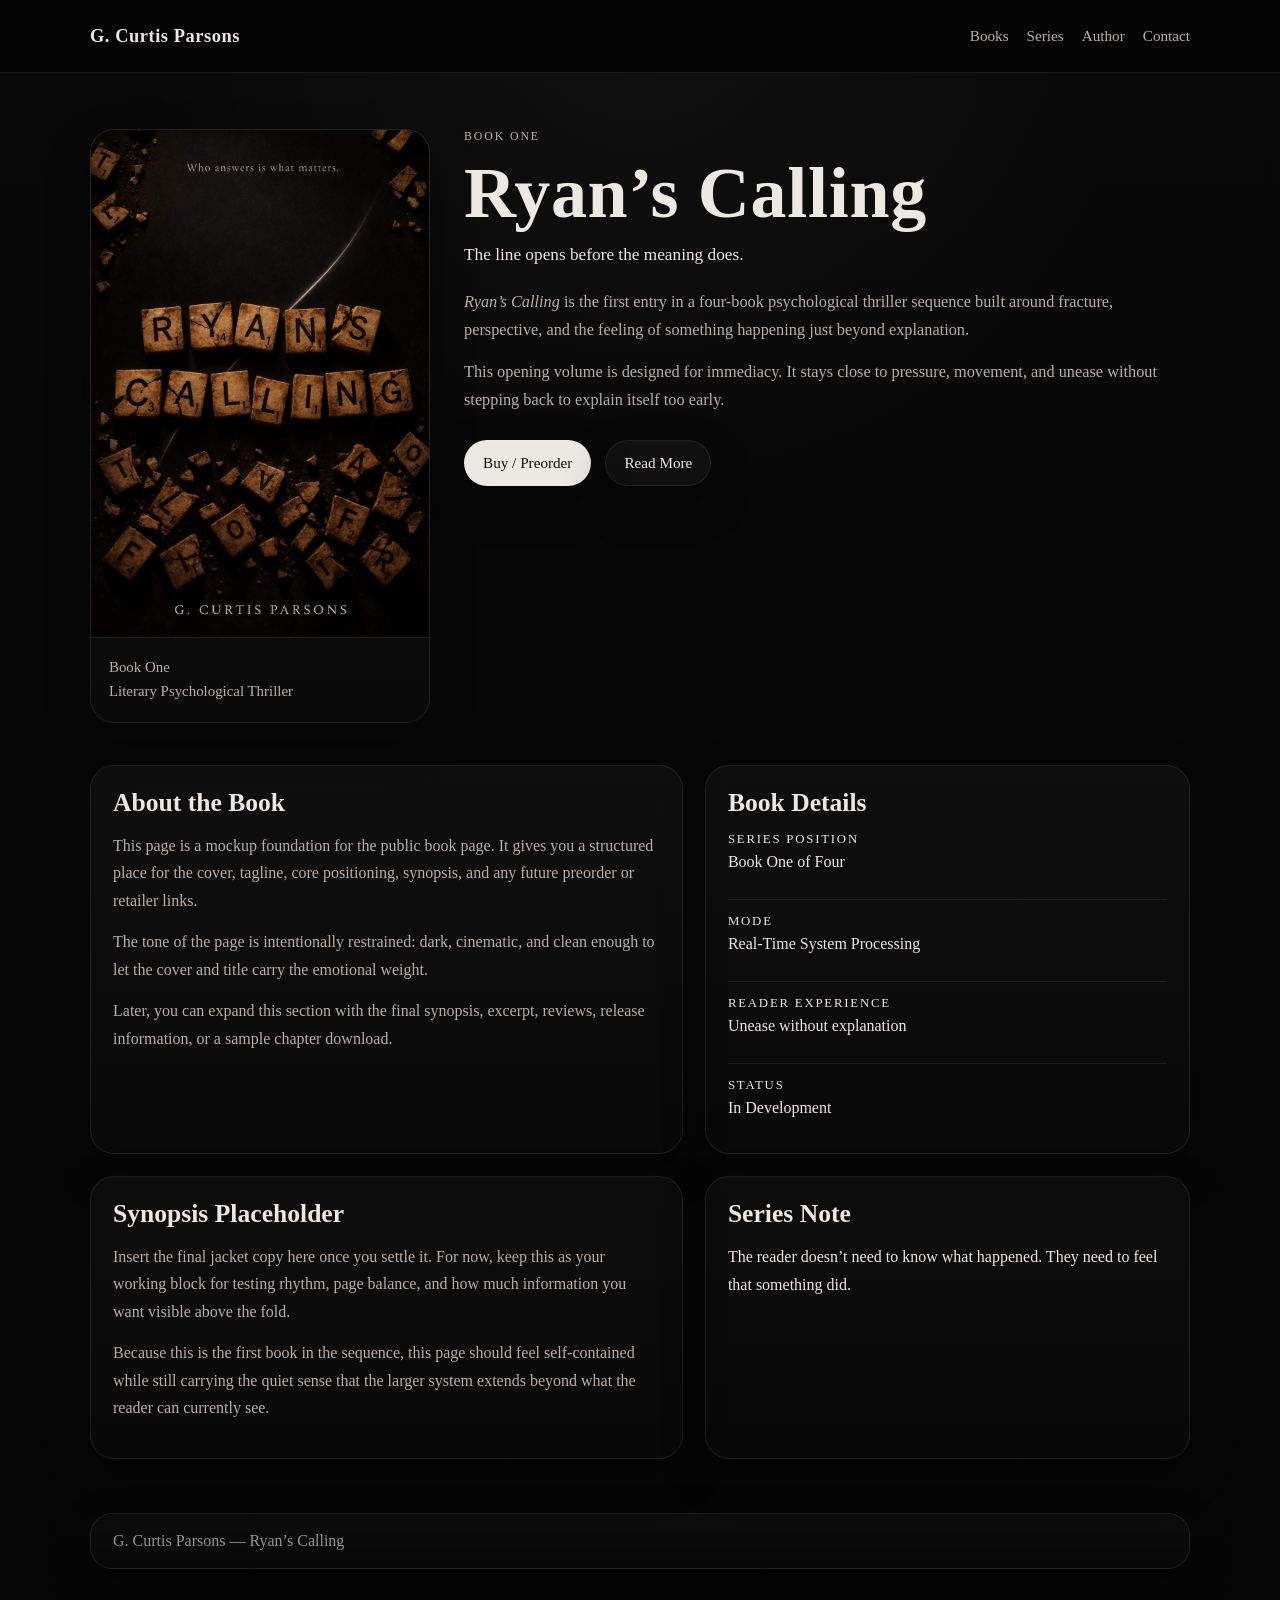
<file: pages/ryans-calling.html>
<!DOCTYPE html>
<html lang="en">
<head>
  <meta charset="UTF-8" />
  <meta name="viewport" content="width=device-width, initial-scale=1.0" />
  <title>Ryan’s Calling | G. Curtis Parsons</title>
  <meta name="description" content="Ryan’s Calling by G. Curtis Parsons." />
  <style>
    :root{
      --bg:#050505;
      --panel:#0e0e0f;
      --text:#ece8e2;
      --muted:#b8afa4;
      --line:rgba(255,255,255,.08);
      --shadow:0 18px 40px rgba(0,0,0,.38);
    }

    *{box-sizing:border-box}
    body{
      margin:0;
      font-family: Georgia, "Times New Roman", serif;
      background:
        radial-gradient(circle at top, rgba(255,255,255,.03), transparent 30%),
        linear-gradient(180deg,#090909 0%, #050505 100%);
      color:var(--text);
    }

    a{
      color:inherit;
      text-decoration:none;
    }

    img{
      max-width:100%;
      display:block;
    }

    .wrap{
      width:min(1100px, calc(100% - 32px));
      margin:0 auto;
    }

    .nav{
      position:sticky;
      top:0;
      z-index:50;
      background:rgba(5,5,5,.96);
      border-bottom:1px solid var(--line);
    }

    .nav-inner{
      min-height:72px;
      display:flex;
      align-items:center;
      justify-content:space-between;
      gap:20px;
    }

    .brand{
      font-size:1.15rem;
      font-weight:700;
      letter-spacing:.03em;
    }

    .nav-links{
      display:flex;
      flex-wrap:wrap;
      gap:18px;
      color:var(--muted);
      font-size:.95rem;
    }

    .nav-links a:hover{
      color:var(--text);
    }

    .hero{
      padding:56px 0 42px;
    }

    .hero-grid{
      display:grid;
      grid-template-columns:340px 1fr;
      gap:34px;
      align-items:start;
    }

    .cover-card,
    .panel{
      background:linear-gradient(180deg, rgba(255,255,255,.03), rgba(255,255,255,.015));
      border:1px solid var(--line);
      border-radius:24px;
      overflow:hidden;
      box-shadow:var(--shadow);
    }

    .cover-card img{
      width:100%;
      height:auto;
    }

    .book-meta{
      padding:18px;
      border-top:1px solid var(--line);
      color:var(--muted);
      font-size:.93rem;
      line-height:1.6;
    }

    .eyebrow{
      color:var(--muted);
      text-transform:uppercase;
      letter-spacing:.16em;
      font-size:.74rem;
      margin-bottom:16px;
    }

    h1{
      margin:0 0 14px;
      font-size:clamp(2.3rem, 6vw, 4.5rem);
      line-height:.92;
      letter-spacing:.01em;
    }

    .tagline{
      font-size:1.08rem;
      color:var(--text);
      margin:0 0 18px;
    }

    .intro{
      color:var(--muted);
      font-size:1.02rem;
      line-height:1.75;
      max-width:720px;
    }

    .actions{
      display:flex;
      flex-wrap:wrap;
      gap:14px;
      margin-top:26px;
    }

    .btn{
      display:inline-flex;
      align-items:center;
      justify-content:center;
      min-height:46px;
      padding:0 18px;
      border-radius:999px;
      border:1px solid var(--line);
      box-shadow:var(--shadow);
      font-size:.95rem;
    }

    .btn-primary{
      background:var(--text);
      color:#111;
    }

    .btn-secondary{
      background:rgba(255,255,255,.03);
    }

    .content{
      padding:0 0 54px;
    }

    .content-grid{
      display:grid;
      grid-template-columns:1.1fr .9fr;
      gap:22px;
    }

    .panel{
      padding:22px;
    }

    h2{
      margin:0 0 14px;
      font-size:1.6rem;
    }

    p{
      margin:0 0 14px;
      color:var(--muted);
      line-height:1.72;
    }

    .details{
      display:grid;
      gap:14px;
    }

    .detail{
      padding:14px 0;
      border-top:1px solid var(--line);
    }

    .detail:first-child{
      border-top:none;
      padding-top:0;
    }

    .label{
      display:block;
      color:var(--text);
      font-size:.8rem;
      text-transform:uppercase;
      letter-spacing:.14em;
      margin-bottom:6px;
    }

    .quote-block{
      font-size:1rem;
      line-height:1.8;
      color:var(--text);
    }

    .footer{
      padding:0 0 42px;
      color:rgba(236,232,226,.62);
    }

    .footer-card{
      padding:18px 22px;
      background:linear-gradient(180deg, rgba(255,255,255,.03), rgba(255,255,255,.015));
      border:1px solid var(--line);
      border-radius:22px;
      box-shadow:var(--shadow);
    }

    @media (max-width: 900px){
      .hero-grid,
      .content-grid{
        grid-template-columns:1fr;
      }

      .cover-card{
        max-width:420px;
      }
    }

    @media (max-width: 768px){
      .nav-inner{
        flex-direction:column;
        justify-content:center;
        align-items:center;
        padding:14px 0;
        min-height:auto;
        text-align:center;
      }

      .nav-links{
        justify-content:center;
      }

      .hero{
        padding:34px 0 32px;
      }

      .panel{
        padding:18px;
      }
    }
  </style>
</head>
<body>
  <nav class="nav">
    <div class="wrap nav-inner">
      <div class="brand"><a href="../index.html">G. Curtis Parsons</a></div>
      <div class="nav-links">
        <a href="../index.html#books">Books</a>
        <a href="../index.html#series">Series</a>
        <a href="../index.html#author">Author</a>
        <a href="../index.html#contact">Contact</a>
      </div>
    </div>
  </nav>

  <header class="hero">
    <div class="wrap hero-grid">
      <aside class="cover-card">
        <img src="../images/covers/ryans-calling-cvr.png" alt="Ryan’s Calling cover" />
        <div class="book-meta">
          Book One<br />
          Literary Psychological Thriller
        </div>
      </aside>

      <section>
        <div class="eyebrow">Book One</div>
        <h1>Ryan’s Calling</h1>
        <p class="tagline">The line opens before the meaning does.</p>
        <div class="intro">
          <p>
            <em>Ryan’s Calling</em> is the first entry in a four-book psychological thriller sequence built around fracture, perspective, and the feeling of something happening just beyond explanation.
          </p>
          <p>
            This opening volume is designed for immediacy. It stays close to pressure, movement, and unease without stepping back to explain itself too early.
          </p>
        </div>
        <div class="actions">
          <a class="btn btn-primary" href="#">Buy / Preorder</a>
          <a class="btn btn-secondary" href="#about-book">Read More</a>
        </div>
      </section>
    </div>
  </header>

  <main class="content">
    <div class="wrap content-grid">
      <section class="panel" id="about-book">
        <h2>About the Book</h2>
        <p>
          This page is a mockup foundation for the public book page. It gives you a structured place for the cover, tagline, core positioning, synopsis, and any future preorder or retailer links.
        </p>
        <p>
          The tone of the page is intentionally restrained: dark, cinematic, and clean enough to let the cover and title carry the emotional weight.
        </p>
        <p>
          Later, you can expand this section with the final synopsis, excerpt, reviews, release information, or a sample chapter download.
        </p>
      </section>

      <aside class="panel">
        <h2>Book Details</h2>
        <div class="details">
          <div class="detail">
            <span class="label">Series Position</span>
            Book One of Four
          </div>
          <div class="detail">
            <span class="label">Mode</span>
            Real-Time System Processing
          </div>
          <div class="detail">
            <span class="label">Reader Experience</span>
            Unease without explanation
          </div>
          <div class="detail">
            <span class="label">Status</span>
            In Development
          </div>
        </div>
      </aside>

      <section class="panel">
        <h2>Synopsis Placeholder</h2>
        <p>
          Insert the final jacket copy here once you settle it. For now, keep this as your working block for testing rhythm, page balance, and how much information you want visible above the fold.
        </p>
        <p>
          Because this is the first book in the sequence, this page should feel self-contained while still carrying the quiet sense that the larger system extends beyond what the reader can currently see.
        </p>
      </section>

      <aside class="panel">
        <h2>Series Note</h2>
        <div class="quote-block">
          The reader doesn’t need to know what happened. They need to feel that something did.
        </div>
      </aside>
    </div>
  </main>

  <footer class="footer">
    <div class="wrap">
      <div class="footer-card">
        G. Curtis Parsons — Ryan’s Calling
      </div>
    </div>
  </footer>
</body>
</html>
</file>
